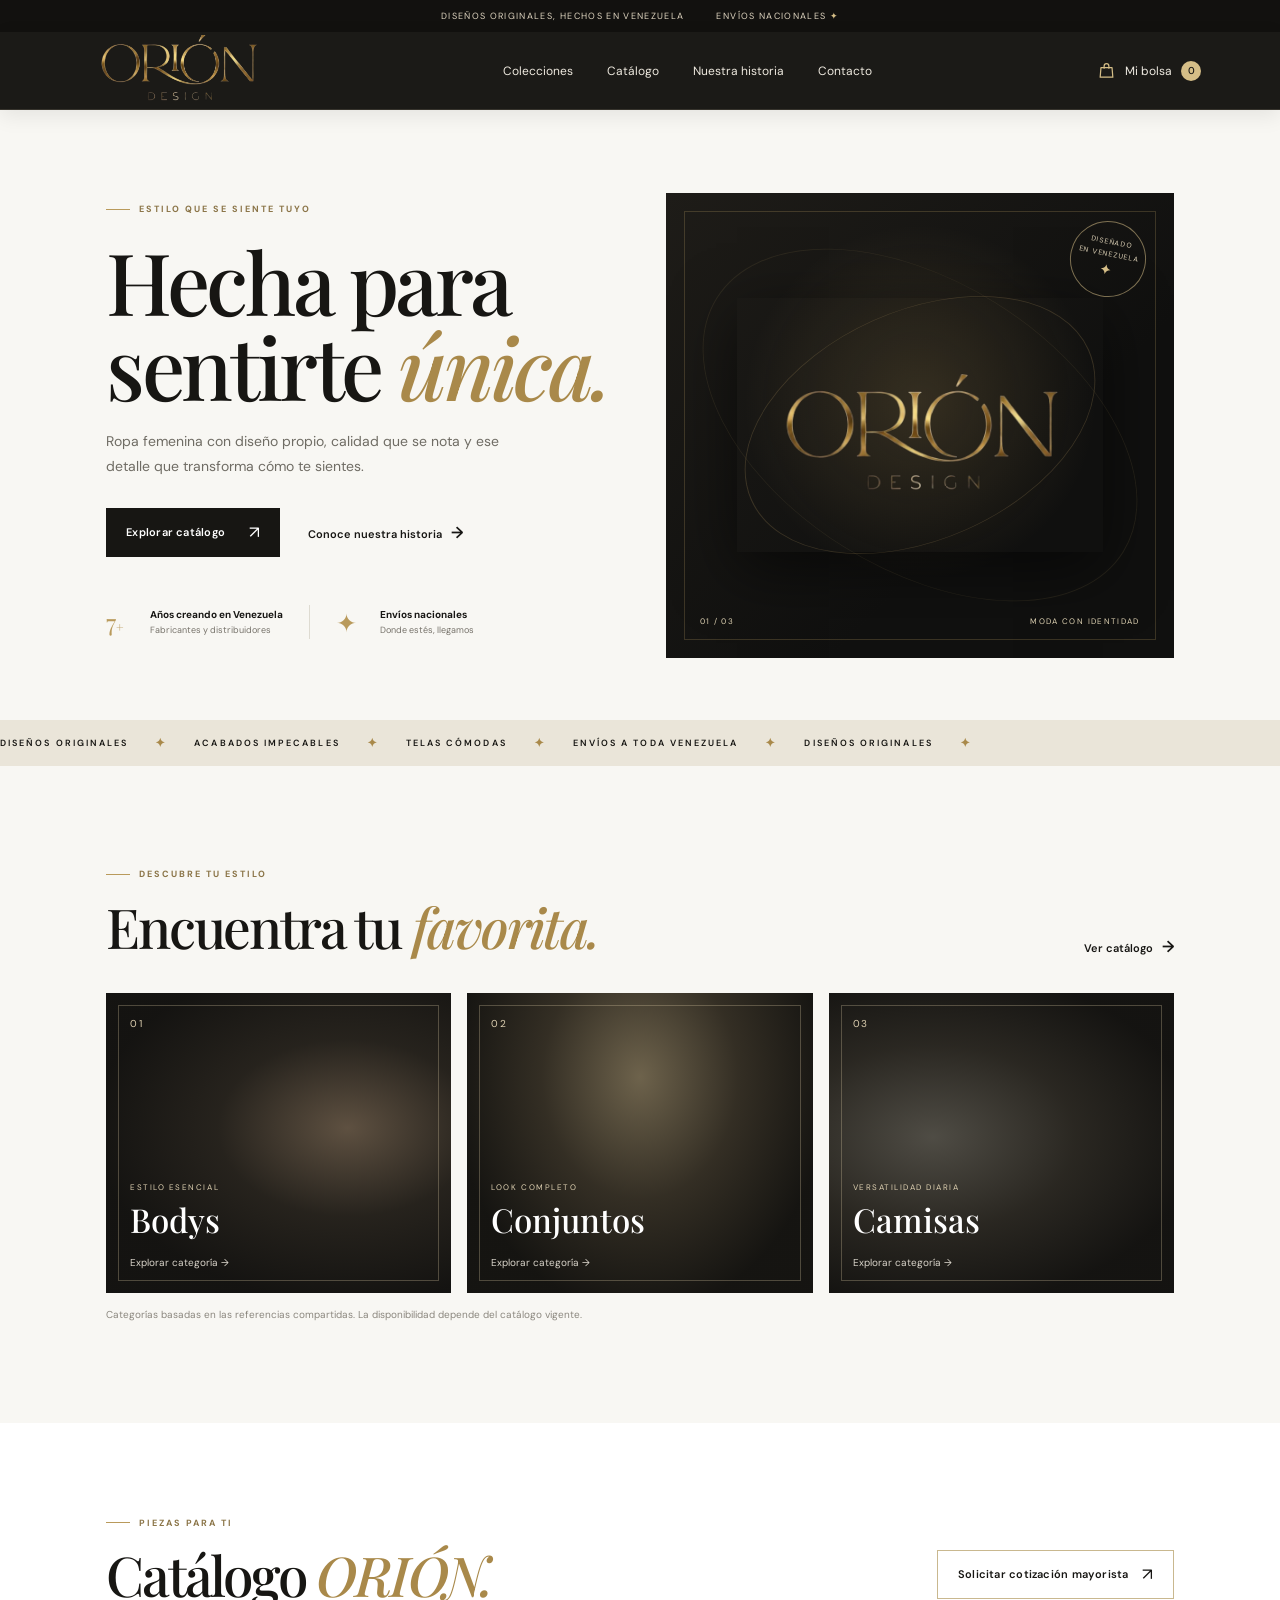
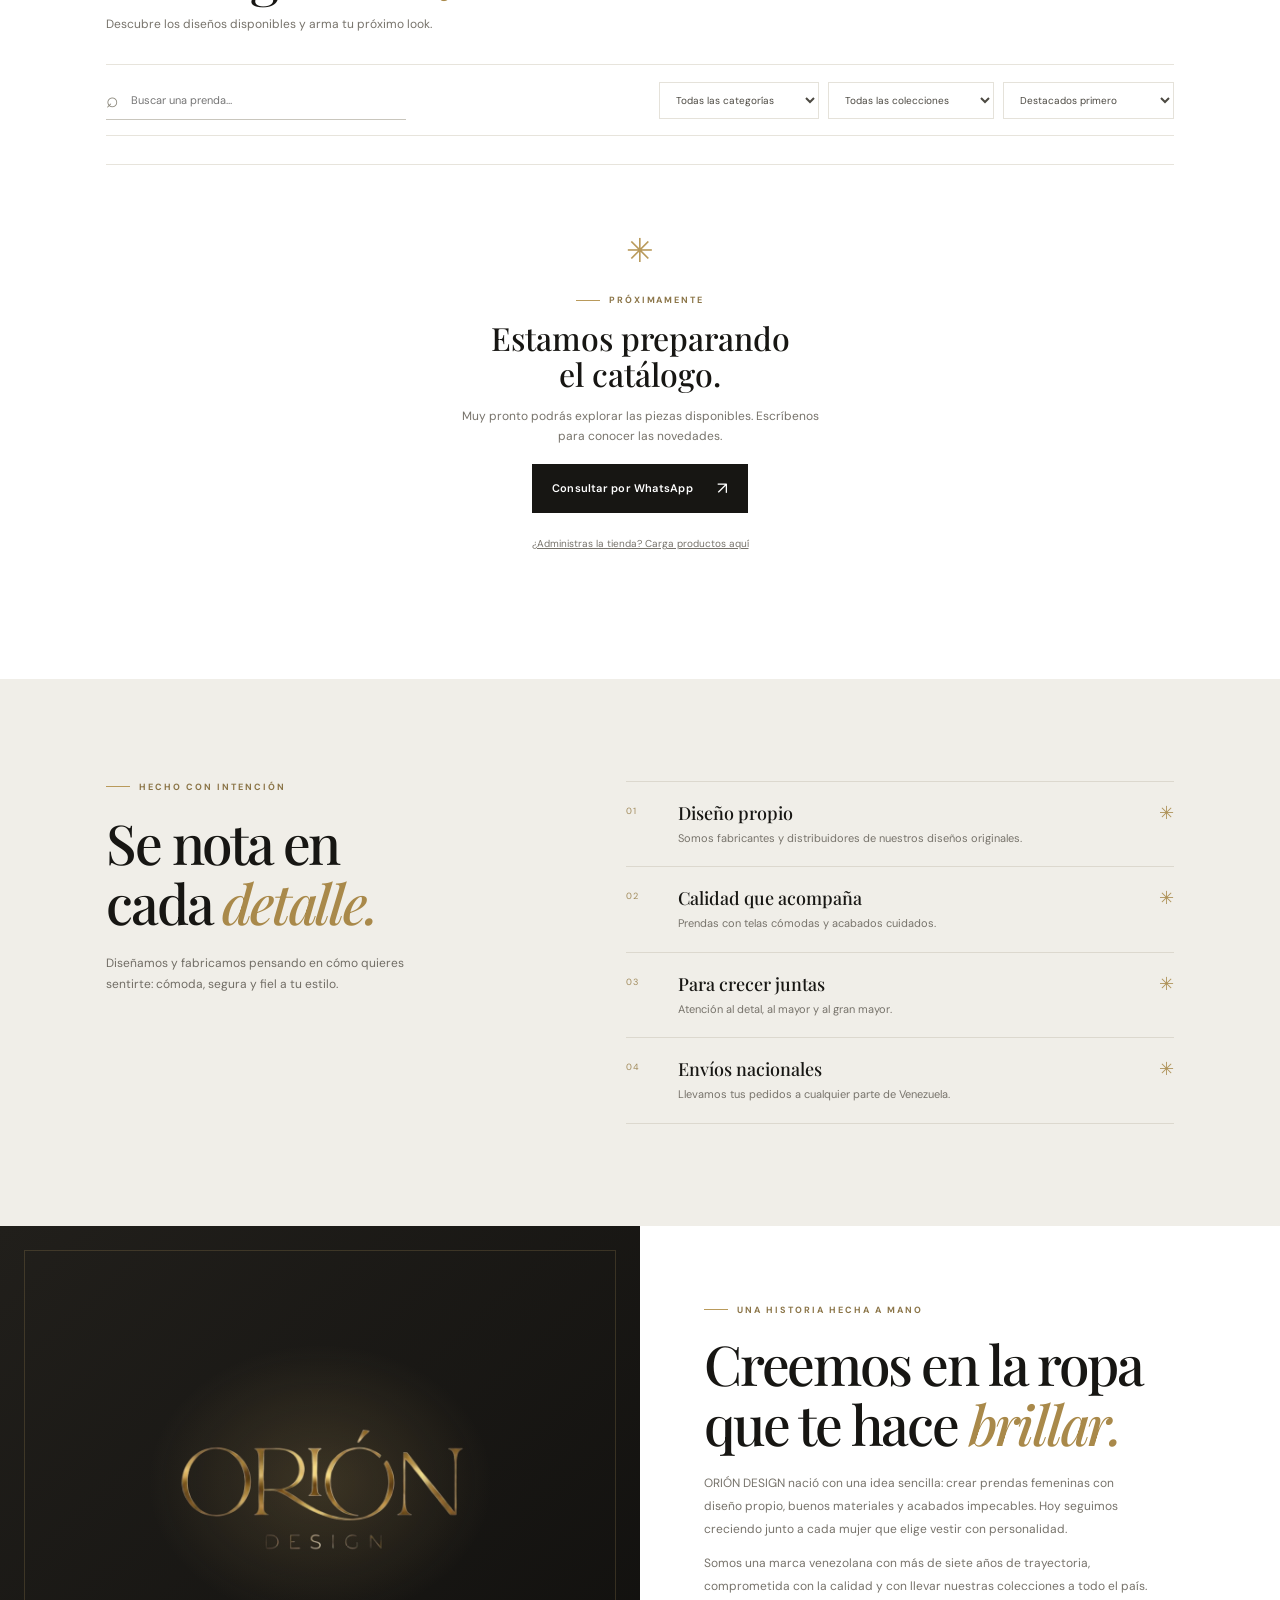
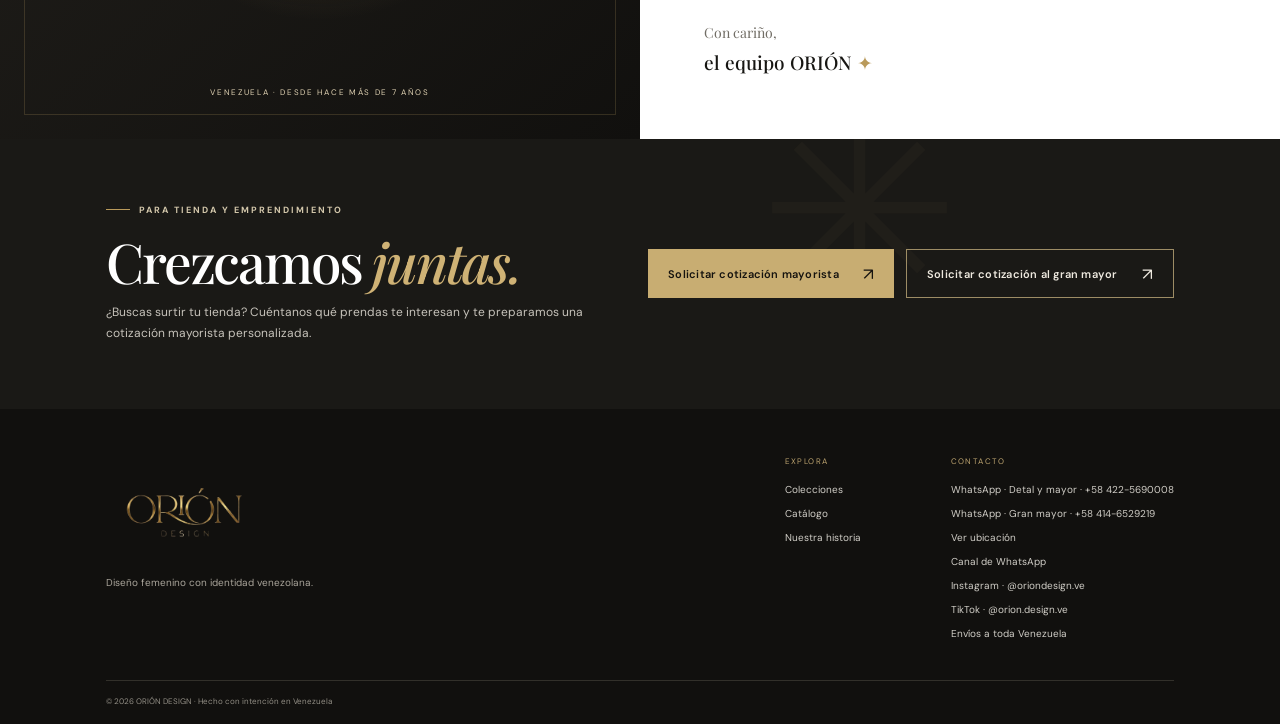
<file: index.html>
<!doctype html>
<html lang="es">
<head>
  <meta charset="utf-8">
  <meta name="viewport" content="width=device-width, initial-scale=1">
  <meta name="theme-color" content="#11100e">
  <meta name="description" content="ORIÓN DESIGN: ropa femenina de fabricación venezolana. Explora el catálogo y solicita tu pedido o cotización por WhatsApp.">
  <title>ORIÓN DESIGN — Moda femenina hecha en Venezuela</title>
  <link rel="preconnect" href="https://fonts.googleapis.com">
  <link rel="preconnect" href="https://fonts.gstatic.com" crossorigin>
  <link href="https://fonts.googleapis.com/css2?family=DM+Sans:wght@400;500;600;700&family=Playfair+Display:wght@500;600;700&display=swap" rel="stylesheet">
  <link rel="stylesheet" href="styles.css">
  <script src="app.js" defer></script>
</head>
<body>
  <div class="topline"><span>Diseños originales, hechos en Venezuela</span><span>Envíos nacionales <i>✦</i></span></div>
  <header class="site-header">
    <a class="brand" href="#inicio" aria-label="ORIÓN DESIGN, inicio"><img src="assets/orion-design-transparent.png" alt="Logotipo original de ORIÓN DESIGN"></a>
    <button class="menu-toggle" id="menuToggle" aria-label="Abrir menú" aria-expanded="false">☰</button>
    <nav class="nav" id="mainNav" aria-label="Navegación principal">
      <a href="#colecciones">Colecciones</a><a href="#catalogo">Catálogo</a><a href="#nosotros">Nuestra historia</a><a href="#contacto">Contacto</a>
    </nav>
    <button class="cart-trigger" id="cartOpen" aria-label="Abrir carrito"><span class="bag-icon" aria-hidden="true"><svg viewBox="0 0 24 24" fill="none" xmlns="http://www.w3.org/2000/svg"><path d="M5 8.5h14l1 12H4l1-12Z" stroke="currentColor" stroke-width="1.55" stroke-linejoin="round"/><path d="M9 9V6.2a3 3 0 0 1 6 0V9" stroke="currentColor" stroke-width="1.55" stroke-linecap="round"/></svg></span><span>Mi bolsa</span><b id="cartCount">0</b></button>
  </header>

  <main>
    <section class="hero" id="inicio">
      <div class="hero-copy">
        <div class="eyebrow"><span></span> ESTILO QUE SE SIENTE TUYO</div>
        <h1>Hecha para<br>sentirte <em>única.</em></h1>
        <p>Ropa femenina con diseño propio, calidad que se nota y ese detalle que transforma cómo te sientes.</p>
        <div class="hero-actions"><a class="button button-dark" href="#catalogo">Explorar catálogo <span>↗</span></a><a class="text-link" href="#nosotros">Conoce nuestra historia <span>→</span></a></div>
        <div class="hero-proof"><div class="proof-mark">7<span>+</span></div><div><strong>Años creando en Venezuela</strong><small>Fabricantes y distribuidores</small></div><div class="proof-divider"></div><div class="proof-mark">✦</div><div><strong>Envíos nacionales</strong><small>Donde estés, llegamos</small></div></div>
      </div>
      <div class="hero-visual" aria-label="Identidad de ORIÓN DESIGN">
        <div class="hero-orbit orbit-one"></div><div class="hero-orbit orbit-two"></div>
        <div class="hero-art-logo"><img src="assets/orion-design-transparent.png" alt="Logotipo original de ORIÓN DESIGN"></div>
        <div class="hero-note"><span>01 / 03</span><span>MODA CON IDENTIDAD</span></div>
        <div class="hero-seal">DISEÑADO<br>EN VENEZUELA<br><b>✦</b></div>
      </div>
    </section>

    <div class="ticker" aria-label="Características de la marca"><div>DISEÑOS ORIGINALES <b>✦</b> ACABADOS IMPECABLES <b>✦</b> TELAS CÓMODAS <b>✦</b> ENVÍOS A TODA VENEZUELA <b>✦</b> DISEÑOS ORIGINALES <b>✦</b></div></div>

    <section class="section collections" id="colecciones">
      <div class="section-heading"><div><div class="eyebrow"><span></span> DESCUBRE TU ESTILO</div><h2>Encuentra tu <em>favorita.</em></h2></div><a class="text-link" href="#catalogo">Ver catálogo <span>→</span></a></div>
      <div class="category-grid">
        <button class="category-card category-body" data-category="Bodys"><span class="category-number">01</span><span class="category-copy"><small>ESTILO ESENCIAL</small><strong>Bodys</strong><i>Explorar categoría →</i></span></button>
        <button class="category-card category-set" data-category="Conjuntos"><span class="category-number">02</span><span class="category-copy"><small>LOOK COMPLETO</small><strong>Conjuntos</strong><i>Explorar categoría →</i></span></button>
        <button class="category-card category-shirt" data-category="Camisas"><span class="category-number">03</span><span class="category-copy"><small>VERSATILIDAD DIARIA</small><strong>Camisas</strong><i>Explorar categoría →</i></span></button>
      </div>
      <p class="source-note">Categorías basadas en las referencias compartidas. La disponibilidad depende del catálogo vigente.</p>
    </section>

    <section class="catalog-section" id="catalogo">
      <div class="section catalog-inner">
        <div class="section-heading catalog-heading"><div><div class="eyebrow"><span></span> PIEZAS PARA TI</div><h2>Catálogo <em>ORIÓN.</em></h2><p class="section-intro">Descubre los diseños disponibles y arma tu próximo look.</p></div><button class="button button-outline wholesale-open" id="wholesaleTop">Solicitar cotización mayorista <span>↗</span></button></div>
        <div class="catalog-tools"><label class="search-box"><span>⌕</span><input id="searchInput" type="search" placeholder="Buscar una prenda…" aria-label="Buscar productos"></label><div class="filters"><select id="categoryFilter" aria-label="Filtrar por categoría"><option value="">Todas las categorías</option><option>Bodys</option><option>Conjuntos</option><option>Camisas</option><option>Otros</option></select><select id="collectionFilter" aria-label="Filtrar por colección"><option value="">Todas las colecciones</option></select><select id="sortFilter" aria-label="Ordenar catálogo"><option value="featured">Destacados primero</option><option value="price-up">Precio: menor a mayor</option><option value="price-down">Precio: mayor a menor</option><option value="name">Nombre A–Z</option></select></div></div>
        <div class="product-grid" id="productGrid" aria-live="polite"></div>
        <div class="no-products" id="emptyCatalog"><div class="empty-spark">✳</div><div class="eyebrow"><span></span> PRÓXIMAMENTE</div><h3>Estamos preparando<br>el catálogo.</h3><p>Muy pronto podrás explorar las piezas disponibles. Escríbenos para conocer las novedades.</p><a class="button button-dark" href="https://wa.me/584225690008?text=Hola%2C%20ORIÓN%20DESIGN.%20Quiero%20conocer%20las%20prendas%20disponibles." target="_blank" rel="noopener">Consultar por WhatsApp <span>↗</span></a><a class="admin-hint" href="admin.html">¿Administras la tienda? Carga productos aquí</a></div>
        <p class="catalog-count" id="catalogCount"></p>
      </div>
    </section>

    <section class="benefits section" aria-label="Ventajas de ORIÓN DESIGN">
      <div class="benefit-intro"><div class="eyebrow"><span></span> HECHO CON INTENCIÓN</div><h2>Se nota en<br>cada <em>detalle.</em></h2><p>Diseñamos y fabricamos pensando en cómo quieres sentirte: cómoda, segura y fiel a tu estilo.</p></div>
      <div class="benefit-list"><article><span class="benefit-index">01</span><div><h3>Diseño propio</h3><p>Somos fabricantes y distribuidores de nuestros diseños originales.</p></div><span class="benefit-icon">✳</span></article><article><span class="benefit-index">02</span><div><h3>Calidad que acompaña</h3><p>Prendas con telas cómodas y acabados cuidados.</p></div><span class="benefit-icon">✳</span></article><article><span class="benefit-index">03</span><div><h3>Para crecer juntas</h3><p>Atención al detal, al mayor y al gran mayor.</p></div><span class="benefit-icon">✳</span></article><article><span class="benefit-index">04</span><div><h3>Envíos nacionales</h3><p>Llevamos tus pedidos a cualquier parte de Venezuela.</p></div><span class="benefit-icon">✳</span></article></div>
    </section>

    <section class="story" id="nosotros"><div class="story-image"><div class="story-logo"><img src="assets/orion-design-transparent.png" alt="Logotipo original de ORIÓN DESIGN"></div><span>VENEZUELA · DESDE HACE MÁS DE 7 AÑOS</span></div><div class="story-copy"><div class="eyebrow"><span></span> UNA HISTORIA HECHA A MANO</div><h2>Creemos en la ropa que te hace <em>brillar.</em></h2><p>ORIÓN DESIGN nació con una idea sencilla: crear prendas femeninas con diseño propio, buenos materiales y acabados impecables. Hoy seguimos creciendo junto a cada mujer que elige vestir con personalidad.</p><p>Somos una marca venezolana con más de siete años de trayectoria, comprometida con la calidad y con llevar nuestras colecciones a todo el país.</p><div class="story-signature">Con cariño, <strong>el equipo ORIÓN <span>✦</span></strong></div></div></section>

    <section class="wholesale-banner"><div><div class="eyebrow eyebrow-light"><span></span> PARA TIENDA Y EMPRENDIMIENTO</div><h2>Crezcamos <em>juntas.</em></h2><p>¿Buscas surtir tu tienda? Cuéntanos qué prendas te interesan y te preparamos una cotización mayorista personalizada.</p></div><div class="wholesale-actions"><button class="button button-gold" id="wholesaleBanner">Solicitar cotización mayorista <span>↗</span></button><button class="button button-gran-mayor" id="wholesaleGrand">Solicitar cotización al gran mayor <span>↗</span></button></div><div class="banner-star">✳</div></section>
  </main>

  <footer id="contacto"><div class="footer-main"><div class="footer-brand"><img src="assets/orion-design-transparent.png" alt="Logotipo original de ORIÓN DESIGN"><p>Diseño femenino con identidad venezolana.</p></div><div class="footer-links"><div><small>EXPLORA</small><a href="#colecciones">Colecciones</a><a href="#catalogo">Catálogo</a><a href="#nosotros">Nuestra historia</a></div><div><small>CONTACTO</small><a href="https://wa.me/584225690008" target="_blank" rel="noopener noreferrer">WhatsApp · Detal y mayor · +58 422-5690008</a><a href="https://wa.me/584146529219" target="_blank" rel="noopener noreferrer">WhatsApp · Gran mayor · +58 414-6529219</a><a href="https://maps.app.goo.gl/pHwCPSM1QSSroYHQ6" target="_blank" rel="noopener noreferrer">Ver ubicación</a><a href="https://whatsapp.com/channel/0029Vb7sPJT3mFYDoES0ik2A" target="_blank" rel="noopener noreferrer">Canal de WhatsApp</a><a href="https://www.instagram.com/oriondesign.ve" target="_blank" rel="noopener noreferrer">Instagram · @oriondesign.ve</a><a href="https://www.tiktok.com/@orion.design.ve?_r=1" target="_blank" rel="noopener noreferrer">TikTok · @orion.design.ve</a><span>Envíos a toda Venezuela</span></div></div></div><div class="footer-bottom"><span>© <span id="yearNow"></span> ORIÓN DESIGN · Hecho con intención en Venezuela</span></div></footer>

  <div class="cart-backdrop" id="cartBackdrop"></div><aside class="cart-drawer" id="cartDrawer" aria-label="Carrito de compras" aria-hidden="true"><div class="drawer-head"><div><small>TU SELECCIÓN</small><h2>Mi bolsa <span id="drawerCount">(0)</span></h2></div><button class="icon-button" id="cartClose" aria-label="Cerrar carrito">×</button></div><div class="cart-lines" id="cartLines"></div><div class="cart-empty" id="cartEmpty"><span class="cart-empty-icon" aria-hidden="true"><svg viewBox="0 0 24 24" fill="none" xmlns="http://www.w3.org/2000/svg"><path d="M5 8.5h14l1 12H4l1-12Z" stroke="currentColor" stroke-width="1.35" stroke-linejoin="round"/><path d="M9 9V6.2a3 3 0 0 1 6 0V9" stroke="currentColor" stroke-width="1.35" stroke-linecap="round"/></svg></span><p>Tu bolsa está esperando<br>por algo especial.</p><button class="text-link" id="continueShopping">Volver al catálogo →</button></div><div class="cart-footer" id="cartFooter"><div class="cart-total"><span>Subtotal</span><strong id="cartTotal">$0</strong></div><small>El envío se coordina por WhatsApp.</small><button class="button button-dark full-button" id="checkoutOpen">Continuar pedido <span>↗</span></button><button class="wholesale-link" id="wholesaleCart">Solicitar cotización mayorista</button></div></aside>

  <div class="modal-backdrop" id="modalBackdrop"><section class="product-modal" role="dialog" aria-modal="true" aria-labelledby="modalTitle"><button class="icon-button modal-close" id="modalClose" aria-label="Cerrar">×</button><div id="modalContent"></div></section></div>
  <div class="modal-backdrop" id="checkoutBackdrop"><section class="checkout-modal" role="dialog" aria-modal="true" aria-labelledby="checkoutTitle"><button class="icon-button modal-close" id="checkoutClose" aria-label="Cerrar">×</button><div class="eyebrow"><span></span> YA CASI ES TUYO</div><h2 id="checkoutTitle">Completa tu <em>pedido.</em></h2><p>Déjanos tus datos para preparar el mensaje de WhatsApp.</p><form id="checkoutForm"><label>Nombre y apellido<input required name="name" autocomplete="name" placeholder="Tu nombre"></label><div class="form-row"><label>Teléfono<input required name="phone" type="tel" autocomplete="tel" placeholder="0412-000-0000"></label><label>Ciudad / estado<input required name="city" autocomplete="address-level2" placeholder="Caracas, Distrito Capital"></label></div><label>Nota para tu pedido <span class="optional">(opcional)</span><textarea name="note" rows="3" placeholder="Color, referencia de entrega u otra consulta"></textarea></label><button class="button button-dark full-button" type="submit">Enviar pedido por WhatsApp <span>↗</span></button></form><small class="form-privacy">La solicitud se enviará a ORIÓN DESIGN para confirmar disponibilidad y coordinar el envío.</small></section></div>
  <div class="toast" id="toast" role="status" aria-live="polite"></div>
</body>
</html>
</file>
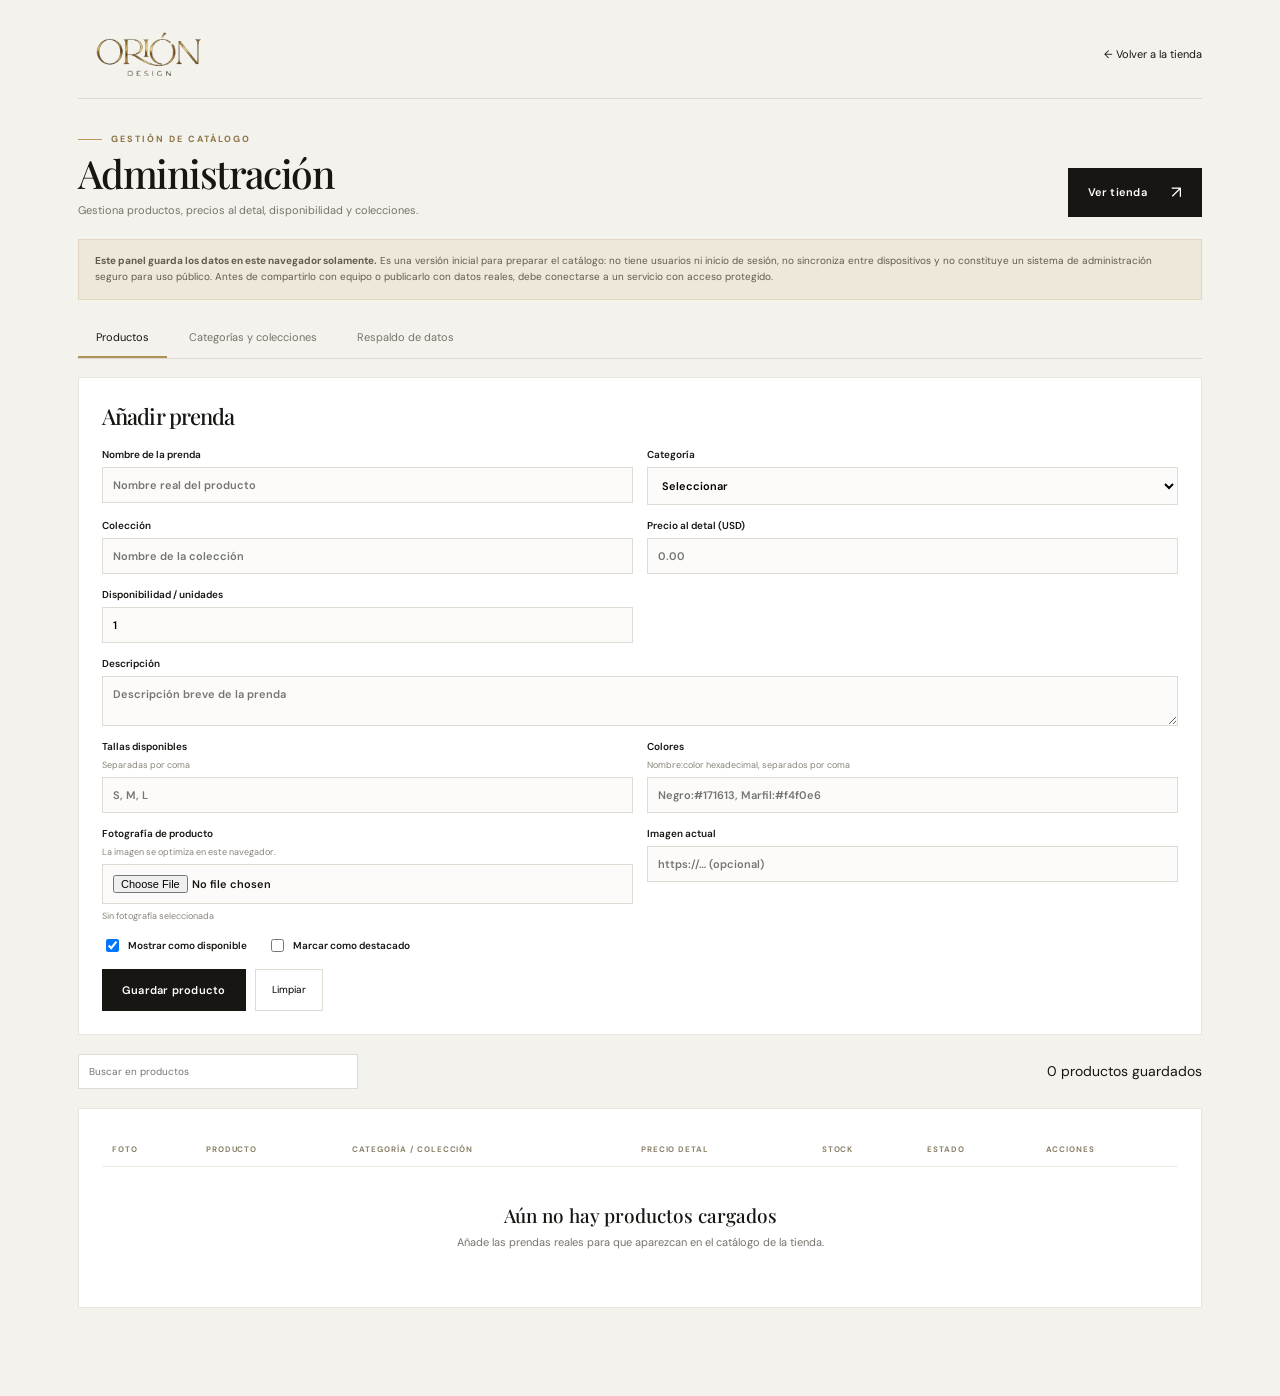
<file: admin.html>
<!doctype html>
<html lang="es">
<head><meta charset="utf-8"><meta name="viewport" content="width=device-width,initial-scale=1"><meta name="theme-color" content="#171613"><title>Administración — ORIÓN DESIGN</title><link rel="preconnect" href="https://fonts.googleapis.com"><link rel="preconnect" href="https://fonts.gstatic.com" crossorigin><link href="https://fonts.googleapis.com/css2?family=DM+Sans:wght@400;500;600;700&family=Playfair+Display:wght@500;600&display=swap" rel="stylesheet"><link rel="stylesheet" href="styles.css"><script src="admin.js" defer></script></head>
<body class="admin-page"><main class="admin-shell"><header class="admin-top"><a href="index.html"><img src="assets/orion-design-transparent.png" alt="Logotipo original de ORIÓN DESIGN"></a><a href="index.html">← Volver a la tienda</a></header><div class="admin-title"><div><div class="eyebrow"><span></span> GESTIÓN DE CATÁLOGO</div><h1>Administración</h1><p>Gestiona productos, precios al detal, disponibilidad y colecciones.</p></div><a class="button button-dark" href="index.html#catalogo">Ver tienda <span>↗</span></a></div><div class="admin-notice"><strong>Este panel guarda los datos en este navegador solamente.</strong> Es una versión inicial para preparar el catálogo: no tiene usuarios ni inicio de sesión, no sincroniza entre dispositivos y no constituye un sistema de administración seguro para uso público. Antes de compartirlo con equipo o publicarlo con datos reales, debe conectarse a un servicio con acceso protegido.</div><nav class="admin-tabs"><button class="admin-tab active" data-tab="products">Productos</button><button class="admin-tab" data-tab="categories">Categorías y colecciones</button><button class="admin-tab" data-tab="backup">Respaldo de datos</button></nav>
<section class="admin-panel active" id="panel-products"><div class="admin-card"><h2 id="formTitle">Añadir prenda</h2><form id="productForm" class="admin-form"><input type="hidden" name="id"><label>Nombre de la prenda<input required name="name" maxlength="80" placeholder="Nombre real del producto"></label><label>Categoría<select required name="category"><option value="">Seleccionar</option><option>Bodys</option><option>Conjuntos</option><option>Camisas</option><option>Otros</option></select></label><label>Colección<input name="collection" maxlength="50" placeholder="Nombre de la colección"></label><label>Precio al detal (USD)<input required name="retailPrice" type="number" min="0" step="0.01" placeholder="0.00"></label><label>Disponibilidad / unidades<input name="stock" type="number" min="0" step="1" value="1"></label><label class="admin-field-wide">Descripción<textarea name="description" rows="2" maxlength="300" placeholder="Descripción breve de la prenda"></textarea></label><label>Tallas disponibles <span class="file-note">Separadas por coma</span><input name="sizes" placeholder="S, M, L"></label><label>Colores <span class="file-note">Nombre:color hexadecimal, separados por coma</span><input name="colors" placeholder="Negro:#171613, Marfil:#f4f0e6"></label><label>Fotografía de producto <span class="file-note">La imagen se optimiza en este navegador.</span><input name="photo" type="file" accept="image/*"><small class="file-note" id="photoStatus">Sin fotografía seleccionada</small></label><label>Imagen actual<input name="photoUrl" placeholder="https://… (opcional)"></label><div class="admin-checks admin-field-wide"><label><input name="available" type="checkbox" checked> Mostrar como disponible</label><label><input name="featured" type="checkbox"> Marcar como destacado</label></div><div class="admin-actions"><button class="button button-dark" type="submit" id="saveProduct">Guardar producto</button><button class="admin-secondary" type="button" id="cancelEdit" hidden>Cancelar edición</button><button class="admin-secondary" type="button" id="resetForm">Limpiar</button></div></form></div><div class="admin-toolbar"><input id="adminSearch" type="search" placeholder="Buscar en productos" aria-label="Buscar productos"><span id="productSummary"></span></div><div class="admin-card admin-table-wrap"><table class="admin-table"><thead><tr><th>FOTO</th><th>PRODUCTO</th><th>CATEGORÍA / COLECCIÓN</th><th>PRECIO DETAL</th><th>STOCK</th><th>ESTADO</th><th>ACCIONES</th></tr></thead><tbody id="adminRows"></tbody></table><div class="admin-empty" id="adminEmpty"><strong>Aún no hay productos cargados</strong>Añade las prendas reales para que aparezcan en el catálogo de la tienda.</div></div></section>
<section class="admin-panel" id="panel-categories"><div class="admin-card"><h2>Taxonomía del catálogo</h2><p style="font-size:11px;color:#77736b;line-height:1.7">Las categorías iniciales se basan en las referencias compartidas por la marca: Bodys, Conjuntos y Camisas. También puedes elegir “Otros”. Las colecciones se escriben al crear cada prenda y aparecen como filtros en la tienda cuando tienen productos disponibles.</p><div id="taxonomy"></div></div></section>
<section class="admin-panel" id="panel-backup"><div class="admin-card"><h2>Respaldo y traslado</h2><p style="font-size:11px;color:#77736b;line-height:1.7">Exporta el catálogo para guardar una copia o importarlo en otro navegador. Las fotos cargadas también se incluyen en el archivo; guarda la copia de forma privada.</p><div class="admin-actions"><button class="button button-dark" id="exportData">Exportar catálogo JSON</button><label class="import-label">Importar catálogo<input type="file" id="importFile" accept="application/json,.json"></label></div></div><div class="admin-card"><h2>Sobre el panel inicial</h2><p style="font-size:11px;color:#77736b;line-height:1.7">La información y las fotos viven en el almacenamiento local del navegador. No hay autenticación, base de datos compartida, control de permisos ni sincronización en línea. Este panel sirve para cargar y revisar datos durante el desarrollo. Para operar públicamente, hace falta conectar el catálogo a un sistema protegido y asegurar que solo el equipo autorizado pueda editarlo.</p></div></section></main><div class="admin-toast" id="adminToast" role="status"></div></body></html>
</file>
<file: styles.css>
:root{--ink:#171613;--ink-2:#25231f;--gold:#b99a5b;--gold-light:#d5be87;--paper:#f8f7f3;--white:#fff;--muted:#77736b;--line:#e7e4dc;--serif:'Playfair Display',Georgia,serif;--sans:'DM Sans',Arial,sans-serif}*{box-sizing:border-box}html{scroll-behavior:smooth;scroll-padding-top:84px}body{margin:0;background:var(--paper);color:var(--ink);font-family:var(--sans);font-size:14px;-webkit-font-smoothing:antialiased}button,input,select,textarea{font:inherit}button{cursor:pointer}a{color:inherit;text-decoration:none}.topline{height:32px;background:#12110f;color:#dfd5c0;display:flex;align-items:center;justify-content:center;gap:32px;text-transform:uppercase;letter-spacing:.15em;font-size:9px}.topline i{color:var(--gold-light);font-style:normal}.site-header{height:78px;padding:0 max(5.7vw,24px);display:flex;align-items:center;justify-content:space-between;background:rgba(248,247,243,.96);border-bottom:1px solid rgba(23,22,19,.07);position:sticky;z-index:10;top:0;backdrop-filter:blur(12px)}.brand img{width:144px;height:51px;object-fit:cover;object-position:center;border-radius:2px}.nav{display:flex;gap:34px;align-items:center;font-size:12px;color:#39372f}.nav a{transition:color .2s}.nav a:hover,.text-link:hover{color:#99783a}.cart-trigger{border:0;background:transparent;display:flex;align-items:center;gap:9px;font-size:12px;color:var(--ink)}.cart-trigger b{border-radius:50%;width:20px;height:20px;display:grid;place-items:center;background:var(--ink);color:#fff;font-size:10px;font-weight:500}.bag-icon{font-size:23px;line-height:1}.menu-toggle{display:none;background:none;border:0;font-size:23px}.hero{min-height:610px;padding:70px max(8.3vw,30px) 50px;display:grid;grid-template-columns:1fr 1fr;align-items:center;gap:4vw;background:#f8f7f3;overflow:hidden}.hero-copy{max-width:590px;padding-bottom:8px}.eyebrow{font-size:9px;letter-spacing:.22em;font-weight:700;color:#8b7548;display:flex;align-items:center;gap:9px}.eyebrow>span{width:24px;height:1px;background:var(--gold)}h1,h2,h3,p{margin-top:0}h1,h2{font-family:var(--serif);font-weight:500;letter-spacing:-.04em}h1{font-size:clamp(54px,6.7vw,90px);line-height:.99;margin:24px 0 20px}h1 em,h2 em{font-weight:500;color:#a9894a}h1 em{font-style:italic}.hero-copy>p{max-width:430px;line-height:1.8;color:#6f6c64;font-size:14px}.hero-actions{display:flex;align-items:center;gap:28px;margin-top:28px}.button{border:0;min-height:49px;padding:0 20px;display:inline-flex;align-items:center;justify-content:center;gap:24px;font-size:11px;font-weight:600;letter-spacing:.02em;transition:transform .2s,background .2s,color .2s}.button:hover{transform:translateY(-2px)}.button span{font-size:17px;font-weight:400}.button-dark{background:var(--ink);color:#fff}.button-dark:hover{background:#36332d}.text-link{border:0;background:none;padding:0;font-size:11px;font-weight:600;white-space:nowrap;transition:color .2s}.text-link span{font-size:16px;margin-left:6px}.hero-proof{display:flex;align-items:center;gap:12px;margin-top:48px}.proof-mark{font-family:var(--serif);font-size:25px;color:var(--gold);min-width:32px}.proof-mark span{font-size:13px}.hero-proof strong,.hero-proof small{display:block}.hero-proof strong{font-size:10px}.hero-proof small{font-size:9px;color:var(--muted);margin-top:3px}.proof-divider{width:1px;height:34px;background:#dedbd1;margin:0 14px}.hero-visual{height:465px;position:relative;background:#171613;overflow:hidden;display:grid;place-items:center;isolation:isolate}.hero-visual:before,.story-image:before{content:"";position:absolute;inset:0;background:radial-gradient(ellipse at 50% 45%,rgba(185,154,91,.2),transparent 49%),linear-gradient(135deg,#1e1c18,#10100f 65%);z-index:-2}.hero-visual:after{content:"";position:absolute;inset:18px;border:1px solid rgba(194,164,101,.24);z-index:-1}.hero-orbit{position:absolute;border:1px solid rgba(190,161,102,.22);border-radius:50%;width:370px;height:370px;transform:rotate(-24deg) scaleY(.62)}.orbit-two{width:480px;height:480px;transform:rotate(32deg) scaleY(.6);border-color:rgba(190,161,102,.11)}.hero-art-logo{width:min(72%,460px);box-shadow:0 18px 60px #0008}.hero-art-logo img{display:block;width:100%;height:auto}.hero-note{position:absolute;bottom:32px;left:34px;right:34px;display:flex;justify-content:space-between;color:#ddd1b2;font-size:8px;letter-spacing:.17em}.hero-seal{position:absolute;right:28px;top:28px;width:76px;height:76px;border:1px solid rgba(213,190,135,.55);border-radius:50%;display:grid;place-content:center;text-align:center;color:#e1d5ba;font-size:7px;line-height:1.7;letter-spacing:.12em;transform:rotate(12deg)}.hero-seal b{font-size:13px;color:var(--gold-light)}.ticker{overflow:hidden;height:46px;background:#eae5d9;display:flex;align-items:center;white-space:nowrap}.ticker>div{font-size:9px;letter-spacing:.23em;font-weight:600;display:flex;gap:27px;align-items:center;animation:marquee 38s linear infinite}.ticker b{font-size:12px;color:#a9894a}@keyframes marquee{to{transform:translateX(-35%)}}.section{padding:102px max(8.3vw,30px)}.section-heading{display:flex;justify-content:space-between;align-items:end;margin-bottom:36px}.section-heading h2,.benefits h2,.story h2,.wholesale-banner h2{font-size:clamp(38px,4.3vw,56px);line-height:1.1;margin:16px 0 0}.category-grid{display:grid;grid-template-columns:repeat(3,1fr);gap:16px}.category-card{height:300px;border:0;text-align:left;color:#fff;position:relative;overflow:hidden;padding:24px;display:flex;flex-direction:column;justify-content:space-between;background:var(--ink);isolation:isolate;transition:transform .25s}.category-card:hover{transform:translateY(-4px)}.category-card:before{content:"";position:absolute;inset:0;z-index:-2;opacity:.9;transition:transform .5s}.category-card:hover:before{transform:scale(1.04)}.category-body:before{background:radial-gradient(ellipse at 70% 45%,#665746 0,#28241e 38%,#141311 74%)}.category-set:before{background:radial-gradient(ellipse at 50% 28%,#776b52 0,#373126 40%,#151411 77%)}.category-shirt:before{background:radial-gradient(ellipse at 30% 48%,#55524a 0,#2c2923 42%,#141311 77%)}.category-card:after{content:"";position:absolute;inset:12px;border:1px solid rgba(235,218,179,.27);z-index:-1}.category-number{font-size:10px;letter-spacing:.16em;color:#dfd1b2}.category-copy{display:flex;flex-direction:column;gap:5px}.category-copy small{font-size:8px;letter-spacing:.19em;color:#dfd1b2}.category-copy strong{font-family:var(--serif);font-size:33px;font-weight:500}.category-copy i{font-style:normal;font-size:10px;color:#d9d4ca;margin-top:10px}.source-note{font-size:10px;color:#8b877e;margin:15px 0 0}.catalog-section{background:#fff}.catalog-inner{padding-top:94px;padding-bottom:100px}.catalog-heading{align-items:center;margin-bottom:32px}.catalog-heading h2{margin-top:15px}.section-intro{color:var(--muted);font-size:12px;margin:12px 0 0}.button-outline{border:1px solid #c9b88f;background:none;color:var(--ink);gap:13px}.button-outline:hover{background:#f2eee4}.catalog-tools{display:flex;justify-content:space-between;gap:20px;align-items:center;padding:15px 0;border-top:1px solid var(--line);border-bottom:1px solid var(--line);margin-bottom:28px}.search-box{height:40px;display:flex;align-items:center;gap:10px;max-width:300px;width:100%;border-bottom:1px solid #c9c6bd}.search-box>span{font-size:21px;color:#898579}.search-box input{border:0;background:transparent;outline:0;width:100%;font-size:11px}.filters{display:flex;gap:9px}.filters select{border:1px solid #e5e2da;background:white;padding:10px 28px 10px 12px;font-size:10px;color:#4c4942;max-width:185px}.product-grid{display:grid;grid-template-columns:repeat(4,minmax(0,1fr));gap:26px 16px}.product-card{min-width:0}.product-photo{width:100%;aspect-ratio: .78;background:#f0eee8;position:relative;overflow:hidden;cursor:pointer}.product-photo img{width:100%;height:100%;object-fit:cover;display:block;transition:transform .5s}.product-photo:hover img{transform:scale(1.04)}.product-photo .image-fallback{height:100%;display:grid;place-items:center;color:#b4aa94;font-family:var(--serif);font-size:38px}.product-badge{position:absolute;top:12px;left:12px;background:#f8f7f3;padding:7px 9px;font-size:8px;text-transform:uppercase;letter-spacing:.1em}.quick-add{position:absolute;bottom:0;left:0;right:0;border:0;background:rgba(23,22,19,.94);color:#fff;padding:13px 8px;font-size:10px;transform:translateY(100%);transition:transform .2s}.product-photo:hover .quick-add,.quick-add:focus{transform:translateY(0)}.product-info{padding:12px 1px}.product-meta{display:flex;justify-content:space-between;color:#88847c;font-size:9px;text-transform:uppercase;letter-spacing:.1em}.product-info h3{font-family:var(--serif);font-size:17px;font-weight:500;margin:8px 0}.product-info .price{font-size:12px;font-weight:600}.product-colors{display:flex;gap:5px;margin-top:9px}.swatch{width:12px;height:12px;border-radius:50%;border:1px solid #ddd}.no-products{border-top:1px solid var(--line);padding:64px 20px 12px;text-align:center;display:none}.no-products.visible{display:flex;align-items:center;flex-direction:column}.empty-spark{font-size:33px;color:var(--gold);margin-bottom:22px}.no-products .eyebrow{justify-content:center}.no-products h3{font-family:var(--serif);font-size:32px;line-height:1.12;font-weight:500;margin:14px 0}.no-products p{max-width:370px;color:var(--muted);line-height:1.7;font-size:12px}.no-products .button{margin-top:5px}.admin-hint{margin-top:24px;font-size:10px;text-decoration:underline;color:#77736b}.catalog-count{color:#858177;font-size:10px;margin:17px 0 0}.benefits{display:grid;grid-template-columns:.85fr 1.15fr;gap:9vw;align-items:start;background:#f0eee8}.benefit-intro h2{margin-top:19px}.benefit-intro>p{font-size:12px;line-height:1.8;color:#716d65;max-width:320px;margin-top:20px}.benefit-list article{display:grid;grid-template-columns:36px 1fr 32px;gap:16px;align-items:start;padding:19px 0;border-bottom:1px solid #dcd8ce}.benefit-list article:first-child{border-top:1px solid #dcd8ce}.benefit-index{font-size:9px;letter-spacing:.1em;color:#a18b5c;padding-top:4px}.benefit-list h3{font-family:var(--serif);font-size:18px;font-weight:500;margin:0 0 5px}.benefit-list p{font-size:11px;color:#77736b;margin:0;line-height:1.6}.benefit-icon{font-size:18px;color:#ae9258;text-align:right}.story{display:grid;grid-template-columns:1fr 1fr;min-height:490px;background:#fff}.story-image{position:relative;display:grid;place-items:center;overflow:hidden;isolation:isolate;min-height:440px}.story-image:before{background:radial-gradient(ellipse at 50% 50%,rgba(185,154,91,.22),transparent 38%),linear-gradient(138deg,#211f1b,#11100e)}.story-image:after{content:"";position:absolute;inset:24px;border:1px solid rgba(194,164,101,.2);z-index:-1}.story-logo{width:min(66%,380px)}.story-logo img{display:block;width:100%;height:auto}.story-image>span{position:absolute;bottom:42px;color:#dfd1b2;font-size:8px;letter-spacing:.21em}.story-copy{padding:78px 12% 64px 10%;align-self:center}.story-copy h2{max-width:470px;margin:17px 0 18px}.story-copy p{font-size:12px;color:#77736b;line-height:1.9;max-width:450px}.story-signature{font-family:var(--serif);font-size:14px;color:#716d65;margin-top:25px}.story-signature strong{display:block;font-size:19px;font-weight:500;color:var(--ink);margin-top:7px}.story-signature span{color:var(--gold)}.wholesale-banner{position:relative;overflow:hidden;background:#1a1916;color:#fff;padding:65px max(8.3vw,30px);display:flex;align-items:center;justify-content:space-between;gap:40px}.eyebrow-light{color:#d3c7ab}.wholesale-banner h2{margin:15px 0 10px}.wholesale-banner h2 em{color:#cfb275}.wholesale-banner p{max-width:570px;color:#c7c3bb;font-size:12px;line-height:1.75;margin:0}.button-gold{background:#c8ad72;color:#15130f;white-space:nowrap}.button-gold:hover{background:#dec88f}.banner-star{position:absolute;right:25%;top:-82px;font-size:240px;color:rgba(199,173,114,.035);pointer-events:none}footer{background:#11100e;color:#fff;padding:47px max(8.3vw,30px) 18px}.footer-main{display:flex;justify-content:space-between;padding-bottom:40px}.footer-brand img{width:155px;height:auto;display:block}.footer-brand p{font-size:10px;color:#aaa59b;margin:13px 0 0}.footer-links{display:flex;gap:90px}.footer-links>div{display:flex;flex-direction:column;gap:11px}.footer-links small{font-size:8px;letter-spacing:.17em;color:#bca36f;margin-bottom:6px}.footer-links a,.footer-links span{font-size:10px;color:#d1cec7}.footer-bottom{display:flex;justify-content:space-between;border-top:1px solid #32302a;padding-top:15px;font-size:8px;color:#928e85}.footer-bottom a{text-decoration:underline}.cart-backdrop,.modal-backdrop{position:fixed;inset:0;background:rgba(15,14,12,.45);z-index:20;opacity:0;visibility:hidden;transition:.25s}.cart-backdrop.open,.modal-backdrop.open{opacity:1;visibility:visible}.cart-drawer{position:fixed;z-index:21;right:0;top:0;bottom:0;width:min(440px,100%);background:#fff;transform:translateX(100%);transition:transform .3s;display:flex;flex-direction:column;padding:28px}.cart-drawer.open{transform:translateX(0)}.drawer-head{display:flex;justify-content:space-between;align-items:start;border-bottom:1px solid var(--line);padding-bottom:19px}.drawer-head small{font-size:8px;letter-spacing:.2em;color:#988250}.drawer-head h2{font-family:var(--serif);font-size:26px;font-weight:500;margin:8px 0 0}.drawer-head h2 span{font:10px var(--sans);color:#89847c}.icon-button{border:0;background:none;font-size:26px;font-weight:300;line-height:1;color:#625e55;padding:0 5px}.cart-lines{overflow:auto;flex:1}.cart-item{display:grid;grid-template-columns:70px 1fr 20px;gap:13px;padding:16px 0;border-bottom:1px solid var(--line)}.cart-item img,.cart-item .cart-image-empty{width:70px;height:88px;object-fit:cover;background:#f0eee8}.cart-item h3{font-family:var(--serif);font-size:15px;font-weight:500;margin:3px 0 5px}.cart-item small{display:block;font-size:9px;color:#8b877e;margin-bottom:5px}.cart-item strong{font-size:11px}.qty-control{display:flex;align-items:center;margin-top:9px}.qty-control button{border:1px solid var(--line);width:22px;height:22px;background:#fff;font-size:13px}.qty-control span{font-size:10px;width:25px;text-align:center}.remove-item{border:0;background:none;color:#968e7e;font-size:17px}.cart-empty{display:none;flex:1;align-items:center;justify-content:center;flex-direction:column;text-align:center;color:#77736b}.cart-empty.visible{display:flex}.cart-empty>span{font-size:33px;color:#b49b61}.cart-empty p{font-family:var(--serif);font-size:21px;line-height:1.5}.cart-footer{border-top:1px solid var(--line);padding-top:17px}.cart-total{display:flex;justify-content:space-between;margin-bottom:5px}.cart-total span{font-size:11px}.cart-total strong{font-size:16px}.cart-footer>small{display:block;color:#8d8981;font-size:9px;margin:7px 0 18px}.full-button{width:100%}.wholesale-link{width:100%;background:none;border:0;color:#6f592b;font-size:10px;padding:14px 0 4px;text-decoration:underline}.cart-footer.hidden{display:none}.modal-backdrop{z-index:30;display:grid;place-items:center;padding:20px}.product-modal,.checkout-modal{background:#fff;position:relative;width:min(820px,100%);max-height:90vh;overflow:auto;padding:34px}.modal-close{position:absolute;top:16px;right:18px;z-index:2}.modal-product{display:grid;grid-template-columns:1fr 1fr;gap:34px;align-items:start}.modal-photo{aspect-ratio:.82;background:#f0eee8}.modal-photo img{width:100%;height:100%;object-fit:cover}.modal-product-copy{padding:23px 10px 10px 0}.modal-product-copy .eyebrow{margin-bottom:14px}.modal-product-copy h2,.checkout-modal h2{font-family:var(--serif);font-size:34px;font-weight:500;line-height:1.1;margin:0 0 9px}.modal-price{font-size:15px;font-weight:600;margin-bottom:16px}.modal-desc{font-size:11px;color:#77736b;line-height:1.7}.option-label{display:block;font-size:10px;font-weight:600;margin:18px 0 8px}.option-row{display:flex;gap:7px;flex-wrap:wrap}.option-pill{min-width:35px;height:31px;border:1px solid #dedbd3;background:white;font-size:10px;padding:0 9px}.option-pill.selected{border-color:#171613;background:#171613;color:#fff}.option-color{display:flex;align-items:center;gap:7px;border:1px solid var(--line);background:white;padding:6px 10px;font-size:10px}.option-color.selected{border-color:#171613}.option-color i{width:13px;height:13px;border-radius:50%;border:1px solid #ddd}.modal-qty{display:flex;align-items:center;gap:15px;margin:20px 0}.modal-qty button{border:1px solid var(--line);width:27px;height:27px;background:#fff}.modal-qty span{font-size:11px}.checkout-modal{width:min(560px,100%);padding:42px}.checkout-modal>p{font-size:11px;color:#77736b;margin:11px 0 24px}.checkout-modal .eyebrow{margin-bottom:13px}.checkout-modal form{display:flex;flex-direction:column;gap:15px}.checkout-modal label{font-size:10px;font-weight:600;display:flex;flex-direction:column;gap:7px}.checkout-modal input,.checkout-modal textarea{width:100%;border:1px solid #e1ded7;background:#fcfbf9;padding:12px;font-size:11px;outline:none}.checkout-modal input:focus,.checkout-modal textarea:focus{border-color:#a98c52}.form-row{display:grid;grid-template-columns:1fr 1fr;gap:12px}.optional{font-weight:400;color:#938e84}.form-privacy{display:block;color:#938e84;font-size:9px;line-height:1.5;margin-top:12px}.toast{position:fixed;z-index:50;bottom:26px;left:50%;transform:translate(-50%,20px);background:#1d1b17;color:#fff;padding:12px 18px;font-size:11px;opacity:0;pointer-events:none;transition:.2s}.toast.show{opacity:1;transform:translate(-50%,0)}

/* Administration */
.admin-page{background:#f4f2ec;min-height:100vh}.admin-shell{max-width:1180px;margin:auto;padding:28px 28px 70px}.admin-top{display:flex;justify-content:space-between;align-items:center;border-bottom:1px solid #dedbd3;padding-bottom:19px}.admin-top img{width:140px;height:48px;object-fit:cover}.admin-top a{font-size:11px}.admin-title{display:flex;justify-content:space-between;align-items:end;margin:34px 0 22px}.admin-title h1{font-size:39px;margin:9px 0 0}.admin-title p{font-size:11px;color:#77736b;margin:10px 0 0}.admin-tabs{display:flex;gap:4px;border-bottom:1px solid #dcd8ce}.admin-tab{border:0;background:none;padding:12px 18px;font-size:11px;color:#77736b;border-bottom:2px solid transparent}.admin-tab.active{color:#171613;border-color:#ae9258}.admin-notice{background:#eee8da;border:1px solid #e1d7bf;padding:13px 16px;font-size:10px;line-height:1.65;color:#625b4c;margin:18px 0}.admin-panel{display:none}.admin-panel.active{display:block}.admin-card{background:white;border:1px solid #e8e5dd;padding:23px;margin:18px 0}.admin-card h2{font-family:var(--serif);font-size:22px;font-weight:500;margin:0 0 17px}.admin-form{display:grid;grid-template-columns:repeat(2,minmax(0,1fr));gap:14px}.admin-form label{display:flex;flex-direction:column;gap:6px;font-size:10px;font-weight:600}.admin-form input,.admin-form select,.admin-form textarea{border:1px solid #dedbd3;background:#fcfbf9;padding:10px;font-size:11px}.admin-form textarea{resize:vertical}.admin-field-wide{grid-column:span 2}.admin-checks{display:flex;gap:20px;align-items:center;flex-wrap:wrap}.admin-checks label{flex-direction:row;align-items:center}.admin-actions{grid-column:span 2;display:flex;gap:9px}.admin-actions .button{min-height:42px}.admin-secondary{border:1px solid #dedbd3;background:white;padding:0 16px;font-size:10px}.admin-table-wrap{overflow:auto}.admin-table{width:100%;border-collapse:collapse;min-width:720px}.admin-table th,.admin-table td{text-align:left;padding:12px 10px;border-bottom:1px solid #eeeae2;font-size:10px;vertical-align:middle}.admin-table th{color:#8c826b;font-size:8px;letter-spacing:.12em}.admin-thumb{width:39px;height:50px;object-fit:cover;background:#eee}.table-actions{display:flex;gap:7px}.table-actions button{border:1px solid #e1ded7;background:#fff;padding:7px;font-size:9px}.table-actions .delete{color:#9b4138}.admin-toolbar{display:flex;justify-content:space-between;align-items:center;margin:19px 0;gap:16px}.admin-toolbar input{border:1px solid #dedbd3;padding:10px;font-size:10px;width:min(280px,100%)}.admin-toolbar .button{min-height:39px}.file-note{font-size:9px;color:#89847b;font-weight:400}.admin-empty{text-align:center;padding:35px;color:#77736b;font-size:11px}.admin-empty strong{display:block;font-family:var(--serif);font-size:19px;font-weight:500;color:var(--ink);margin-bottom:7px}.import-label{display:inline-flex;align-items:center;gap:8px;border:1px solid #dedbd3;background:#fff;padding:11px 14px;font-size:10px;cursor:pointer}.import-label input{display:none}.admin-toast{position:fixed;right:25px;bottom:25px;background:#1c1a16;color:white;padding:13px 17px;font-size:10px;opacity:0;transition:opacity .2s}.admin-toast.show{opacity:1}
@media(max-width:900px){.hero{padding-left:6vw;padding-right:6vw;min-height:555px}.hero-proof{margin-top:32px}.hero-visual{height:390px}.section{padding-left:6vw;padding-right:6vw}.benefits{gap:5vw}.catalog-inner{padding-top:75px;padding-bottom:80px}.product-grid{grid-template-columns:repeat(3,minmax(0,1fr))}.story-copy{padding-right:8%}.wholesale-banner{padding-left:6vw;padding-right:6vw}.footer-links{gap:42px}}
@media(max-width:640px){.topline{font-size:7px;gap:12px;letter-spacing:.1em}.site-header{height:66px;padding:0 20px}.brand img{width:117px;height:43px}.menu-toggle{display:block;margin-left:auto;margin-right:15px}.nav{display:none;position:absolute;left:0;right:0;top:66px;background:#f8f7f3;padding:14px 22px 20px;box-shadow:0 15px 25px #0001;flex-direction:column;align-items:start;gap:17px}.nav.open{display:flex}.nav a{font-size:12px}.cart-trigger{gap:5px}.cart-trigger>span:nth-child(2){display:none}.hero{display:flex;flex-direction:column;align-items:stretch;padding:54px 22px 34px;gap:34px}.hero-copy{padding:0}.hero h1{font-size:60px;margin:19px 0 15px}.hero-copy>p{font-size:12px;max-width:340px}.hero-actions{gap:18px;flex-wrap:wrap;margin-top:21px}.hero-proof{gap:8px;margin-top:29px}.proof-divider{margin:0 5px}.proof-mark{font-size:21px;min-width:26px}.hero-proof strong{font-size:9px}.hero-proof small{font-size:8px}.hero-visual{height:300px}.hero-orbit{width:280px;height:280px}.orbit-two{width:360px;height:360px}.hero-art-logo{width:76%}.hero-seal{width:62px;height:62px;font-size:6px;right:22px;top:22px}.hero-note{left:25px;right:25px;bottom:23px;font-size:7px}.ticker{height:39px}.ticker>div{font-size:8px;gap:17px}.section{padding:68px 22px}.section-heading{align-items:start;gap:18px}.section-heading h2,.benefits h2,.story h2,.wholesale-banner h2{font-size:39px}.collections .section-heading>.text-link{padding-top:20px;font-size:9px}.category-grid{grid-template-columns:1fr;gap:11px}.category-card{height:190px;padding:18px}.category-copy strong{font-size:28px}.source-note{font-size:9px;line-height:1.5}.catalog-inner{padding:67px 20px}.catalog-heading{display:block}.catalog-heading .button{margin-top:20px;width:100%;font-size:9px}.catalog-tools{display:block;padding:12px 0}.search-box{max-width:none}.filters{display:grid;grid-template-columns:1fr 1fr;gap:7px;margin-top:12px}.filters select{max-width:none;width:100%;padding:9px 5px;font-size:9px}.filters select:last-child{grid-column:span 2}.product-grid{grid-template-columns:repeat(2,minmax(0,1fr));gap:14px 10px}.product-info h3{font-size:15px}.product-info .price{font-size:11px}.quick-add{position:static;transform:none;padding:10px 3px;font-size:9px}.no-products{padding:48px 8px 6px}.no-products h3{font-size:29px}.benefits{display:block}.benefit-intro{margin-bottom:37px}.benefit-intro>p{font-size:11px}.benefit-list article{grid-template-columns:26px 1fr 24px;gap:11px;padding:16px 0}.benefit-list h3{font-size:16px}.benefit-list p{font-size:10px}.story{display:flex;flex-direction:column}.story-image{min-height:300px}.story-image:after{inset:16px}.story-logo{width:min(70%,330px)}.story-copy{padding:55px 24px}.story-copy p{font-size:11px}.wholesale-banner{display:block;padding:52px 23px}.wholesale-banner p{font-size:11px}.wholesale-banner .button{width:100%;margin-top:24px;font-size:9px}.banner-star{right:-27px;top:-30px}.footer-main{display:block}.footer-links{gap:30px;margin-top:33px}.footer-links a,.footer-links span{font-size:9px}.footer-bottom{font-size:7px;gap:15px}.footer-bottom span{max-width:75%}.cart-drawer{padding:21px}.product-modal{padding:25px 20px}.modal-product{grid-template-columns:1fr;gap:10px}.modal-photo{max-height:42vh;aspect-ratio:1}.modal-product-copy{padding:8px 0}.modal-product-copy h2,.checkout-modal h2{font-size:28px}.checkout-modal{padding:37px 21px 24px}.form-row{grid-template-columns:1fr;gap:15px}.admin-shell{padding:20px 14px 50px}.admin-top img{width:115px;height:40px}.admin-title{display:block}.admin-title h1{font-size:31px}.admin-title>a{display:inline-flex;margin-top:15px}.admin-tabs{overflow:auto}.admin-tab{white-space:nowrap;padding:12px}.admin-card{padding:15px}.admin-form{grid-template-columns:1fr}.admin-field-wide,.admin-actions{grid-column:auto}.admin-toolbar{align-items:stretch;flex-direction:column}.admin-toolbar input{width:100%}}

/* Darken the navigation to give the untouched gold logo a clear contrast. */
.site-header{background:rgba(23,22,19,.98);border-bottom-color:#37342d;box-shadow:0 6px 20px rgba(0,0,0,.08)}
.nav{color:#eee9df}
.nav a:hover{color:var(--gold-light)}
.cart-trigger{color:#f0ece3}
.cart-trigger b{background:var(--gold-light);color:#171613}
.bag-icon{color:var(--gold-light);display:inline-flex;align-items:center;justify-content:center}
.bag-icon svg{display:block;width:19px;height:19px}
.menu-toggle{color:#f0ece3}
@media(max-width:640px){.nav{background:#171613;box-shadow:0 15px 25px rgba(0,0,0,.35)}.nav a{color:#eee9df}.nav a:hover{color:var(--gold-light)}}

/* Keep the complete original wordmark visible while trimming only its excess canvas. */
.brand{display:block;flex:0 0 210px;width:210px;height:72px;overflow:hidden}
.brand img{display:block;width:210px;height:72px;object-fit:cover;object-position:center 60%;border-radius:0}
@media(max-width:640px){.brand{flex-basis:182px;width:182px;height:62px}.brand img{width:182px;height:62px}}

.cart-empty .cart-empty-icon{width:44px;height:44px;margin:0 auto 18px;color:var(--gold);display:grid;place-items:center;line-height:1}
.cart-empty .cart-empty-icon svg{display:block;width:100%;height:100%}

.wholesale-actions{display:flex;align-items:center;gap:12px;position:relative;z-index:1}
.button-gran-mayor{border:1px solid rgba(213,190,135,.7);background:transparent;color:#eee9df;white-space:nowrap}
.button-gran-mayor:hover{background:rgba(213,190,135,.12)}
@media(max-width:640px){.wholesale-actions{display:grid;margin-top:24px}.wholesale-actions .button{width:100%;margin-top:0;font-size:9px}}
</file>
